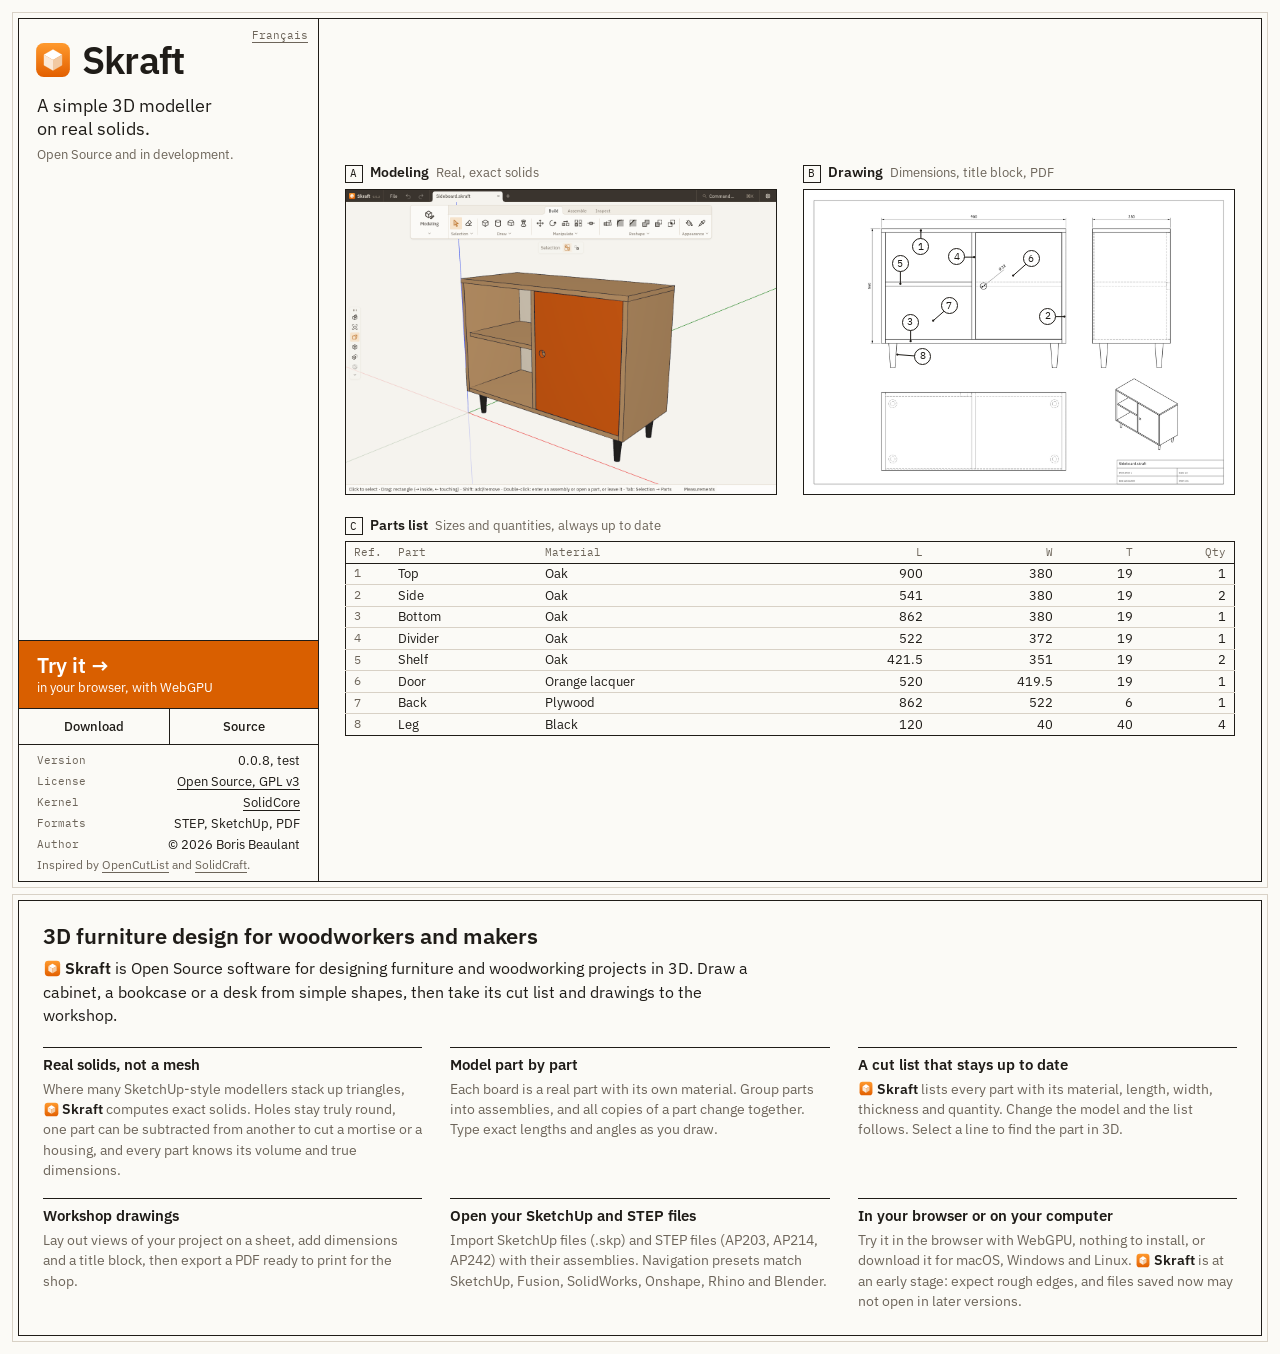
<file: index.html>
<!doctype html>
<html lang="en">
<head>
  <meta charset="utf-8">
  <script>
    (function () {
      var chosen;
      try { chosen = localStorage.getItem("lang"); } catch (e) {}
      if (chosen === "fr") { location.replace("/fr/"); return; }
      if (chosen === "en" || document.referrer.indexOf(location.origin + "/") === 0) return;
      var langs = navigator.languages || [navigator.language || ""];
      for (var i = 0; i < langs.length; i++) {
        if (/^fr\b/i.test(langs[i])) { location.replace("/fr/"); return; }
        if (/^en\b/i.test(langs[i])) return;
      }
    })();
  </script>
  <meta name="viewport" content="width=device-width, initial-scale=1">
  <title>Skraft: 3D furniture design software for woodworkers</title>
  <meta name="description" content="Design furniture in 3D, then get its cut list and workshop drawings. Open Source software for woodworkers, in your browser or on your computer.">
  <link rel="canonical" href="https://skraft.app/">
  <link rel="alternate" hreflang="en" href="https://skraft.app/">
  <link rel="alternate" hreflang="fr" href="https://skraft.app/fr/">
  <link rel="alternate" hreflang="x-default" href="https://skraft.app/">
  <link rel="icon" type="image/svg+xml" href="/assets/logo.svg">
  <link rel="apple-touch-icon" href="/assets/apple-touch-icon.png">
  <link rel="stylesheet" href="/style.css?v=5">
  <meta property="og:title" content="Skraft: 3D furniture design software for woodworkers">
  <meta property="og:description" content="Design furniture in 3D, then get its cut list and workshop drawings. Open Source software for woodworkers, in your browser or on your computer.">
  <meta property="og:type" content="website">
  <meta property="og:url" content="https://skraft.app/">
  <meta property="og:image" content="https://skraft.app/assets/og-en.png">
  <meta property="og:image:width" content="1200">
  <meta property="og:image:height" content="630">
  <meta property="og:image:alt" content="Skraft, 3D furniture design software: a small oak sideboard modelled in Skraft.">
  <meta property="og:site_name" content="Skraft">
  <meta property="og:locale" content="en_US">
  <meta property="og:locale:alternate" content="fr_FR">
  <meta name="twitter:card" content="summary_large_image">
  <script type="application/ld+json">
    {
      "@context": "https://schema.org",
      "@graph": [
        {
          "@type": "SoftwareApplication",
          "name": "Skraft",
          "url": "https://skraft.app/",
          "description": "Design furniture in 3D, then get its cut list and workshop drawings. Open Source software for woodworkers, in your browser or on your computer.",
          "applicationCategory": "DesignApplication",
          "operatingSystem": "macOS, Windows, Linux, Web browser",
          "softwareVersion": "0.0.8",
          "inLanguage": "en",
          "image": "https://skraft.app/assets/og-en.png",
          "downloadUrl": "https://github.com/skraft-app/skraft/releases/latest",
          "license": "https://www.gnu.org/licenses/gpl-3.0.html",
          "author": {
            "@type": "Person",
            "name": "Boris Beaulant"
          },
          "sameAs": [
            "https://github.com/skraft-app/skraft"
          ]
        },
        {
          "@type": "WebSite",
          "name": "Skraft",
          "url": "https://skraft.app/"
        }
      ]
    }
  </script>
</head>
<body>
  <main>
    <div class="sheet">
      <div class="board">
        <div class="views">
          <figure class="view">
            <figcaption><b>A</b> Modeling <span>Real, exact solids</span></figcaption>
            <div class="plate model"><img src="/assets/modeling-en.png" width="1216" height="860" alt="A small oak sideboard with an orange door, modelled in Skraft's Modeling workspace."><div aria-hidden="true"><i class="mark m1" style="left:50.00%;top:30.20%"></i><i class="mark m2" style="left:70.65%;top:56.11%"></i><i class="mark m3" style="left:36.69%;top:67.66%"></i><i class="mark m4" style="left:43.48%;top:45.69%"></i><i class="mark m5" style="left:36.60%;top:48.71%"></i><i class="mark m6" style="left:53.22%;top:56.26%"></i><i class="mark m7" style="left:40.97%;top:34.72%"></i><i class="mark m8" style="left:63.09%;top:86.00%"></i></div></div>
          </figure>
          <figure class="view">
            <figcaption><b>B</b> Drawing <span>Dimensions, title block, PDF</span></figcaption>
            <div class="plate paper"><img src="/assets/drawing-en.png" width="1400" height="990" alt="The sideboard's drawing made in Skraft: front, side, top and perspective views with dimensions and a title block."><svg viewBox="0 0 420 297" aria-hidden="true"><g class="l1"><line x1="114.0" y1="55.5" x2="114.0" y2="39.5"/><circle cx="114.0" cy="39.5" r="1.1"/></g><g class="l2"><line x1="238.0" y1="123.5" x2="254.0" y2="123.5"/><circle cx="254.0" cy="123.5" r="1.1"/></g><g class="l3"><line x1="104.0" y1="129.5" x2="104.0" y2="147.5"/><circle cx="104.0" cy="147.5" r="1.1"/></g><g class="l4"><line x1="149.0" y1="65.5" x2="166.0" y2="65.5"/><circle cx="166.0" cy="65.5" r="1.1"/></g><g class="l5"><line x1="94.0" y1="72.5" x2="94.0" y2="91.5"/><circle cx="94.0" cy="91.5" r="1.1"/></g><g class="l6"><line x1="222.0" y1="67.5" x2="204.0" y2="83.5"/><circle cx="204.0" cy="83.5" r="1.1"/></g><g class="l7"><line x1="142.0" y1="113.5" x2="126.0" y2="127.5"/><circle cx="126.0" cy="127.5" r="1.1"/></g><g class="l8"><line x1="116.0" y1="162.5" x2="91.0" y2="160.5"/><circle cx="91.0" cy="160.5" r="1.1"/></g></svg><div aria-hidden="true"><span class="balloon b1" style="left:27.14%;top:18.69%">1</span><span class="balloon b2" style="left:56.67%;top:41.58%">2</span><span class="balloon b3" style="left:24.76%;top:43.60%">3</span><span class="balloon b4" style="left:35.48%;top:22.05%">4</span><span class="balloon b5" style="left:22.38%;top:24.41%">5</span><span class="balloon b6" style="left:52.86%;top:22.73%">6</span><span class="balloon b7" style="left:33.81%;top:38.22%">7</span><span class="balloon b8" style="left:27.62%;top:54.71%">8</span></div></div>
          </figure>
        </div>
        <section class="view list">
          <h2><b>C</b> Parts list <span>Sizes and quantities, always up to date</span></h2>
          <table>
            <thead><tr><th scope="col">Ref.</th><th scope="col">Part</th><th scope="col" class="mat">Material</th><th scope="col">L</th><th scope="col">W</th><th scope="col">T</th><th scope="col">Qty</th></tr></thead>
            <tbody>
              <tr class="r1"><td>1</td><th scope="row">Top</th><td class="mat">Oak</td><td>900</td><td>380</td><td>19</td><td>1</td></tr>
              <tr class="r2"><td>2</td><th scope="row">Side</th><td class="mat">Oak</td><td>541</td><td>380</td><td>19</td><td>2</td></tr>
              <tr class="r3"><td>3</td><th scope="row">Bottom</th><td class="mat">Oak</td><td>862</td><td>380</td><td>19</td><td>1</td></tr>
              <tr class="r4"><td>4</td><th scope="row">Divider</th><td class="mat">Oak</td><td>522</td><td>372</td><td>19</td><td>1</td></tr>
              <tr class="r5"><td>5</td><th scope="row">Shelf</th><td class="mat">Oak</td><td>421.5</td><td>351</td><td>19</td><td>2</td></tr>
              <tr class="r6"><td>6</td><th scope="row">Door</th><td class="mat">Orange lacquer</td><td>520</td><td>419.5</td><td>19</td><td>1</td></tr>
              <tr class="r7"><td>7</td><th scope="row">Back</th><td class="mat">Plywood</td><td>862</td><td>522</td><td>6</td><td>1</td></tr>
              <tr class="r8"><td>8</td><th scope="row">Leg</th><td class="mat">Black</td><td>120</td><td>40</td><td>40</td><td>4</td></tr>
            </tbody>
          </table>
        </section>
      </div>
      <aside>
        <header class="name">
          <a class="lang" href="/fr/" hreflang="fr" lang="fr" onclick="try{localStorage.setItem('lang','fr')}catch(e){}">Français</a>
          <h1><span class="brand"><img src="/assets/logo.svg" alt="" width="42" height="42">Skraft</span> <span class="tag">A simple 3D modeller <br>on real solids.</span></h1>
          <p class="status">Open Source and in development.</p>
        </header>
        <div class="block">
          <a class="try" href="https://try.skraft.app"><strong>Try it <span aria-hidden="true">→</span></strong><small>in your browser, with WebGPU</small></a>
          <nav aria-label="Links">
            <a href="https://github.com/skraft-app/skraft/releases/latest">Download</a>
            <a href="https://github.com/skraft-app/skraft">Source</a>
          </nav>
          <dl>
            <div><dt>Version</dt><dd>0.0.8, test</dd></div>
            <div><dt>License</dt><dd><a href="https://github.com/skraft-app/skraft/blob/main/LICENSE">Open Source, GPL v3</a></dd></div>
            <div><dt>Kernel</dt><dd><a href="https://github.com/tangency-labs/solidcore">SolidCore</a></dd></div>
            <div><dt>Formats</dt><dd>STEP, SketchUp, PDF</dd></div>
            <div><dt>Author</dt><dd>© 2026 Boris Beaulant</dd></div>
          </dl>
          <p class="credits">Inspired by <a href="https://opencutlist.org">OpenCutList</a> and <a href="https://solidcraft.io">SolidCraft</a>.</p>
        </div>
      </aside>
    </div>
    <section class="notes" aria-labelledby="notes-title">
      <h2 id="notes-title">3D furniture design for woodworkers and makers</h2>
      <p class="intro"><span class="sk"><img src="/assets/logo.svg" alt="" width="18" height="18">Skraft</span> is Open Source software for designing furniture and woodworking projects in 3D. Draw a cabinet, a bookcase or a desk from simple shapes, then take its cut list and drawings to the workshop.</p>
      <div class="features">
        <div><h3>Real solids, not a mesh</h3><p>Where many SketchUp-style modellers stack up triangles, <span class="sk"><img src="/assets/logo.svg" alt="" width="18" height="18">Skraft</span> computes exact solids. Holes stay truly round, one part can be subtracted from another to cut a mortise or a housing, and every part knows its volume and true dimensions.</p></div>
        <div><h3>Model part by part</h3><p>Each board is a real part with its own material. Group parts into assemblies, and all copies of a part change together. Type exact lengths and angles as you draw.</p></div>
        <div><h3>A cut list that stays up to date</h3><p><span class="sk"><img src="/assets/logo.svg" alt="" width="18" height="18">Skraft</span> lists every part with its material, length, width, thickness and quantity. Change the model and the list follows. Select a line to find the part in 3D.</p></div>
        <div><h3>Workshop drawings</h3><p>Lay out views of your project on a sheet, add dimensions and a title block, then export a PDF ready to print for the shop.</p></div>
        <div><h3>Open your SketchUp and STEP files</h3><p>Import SketchUp files (.skp) and STEP files (AP203, AP214, AP242) with their assemblies. Navigation presets match SketchUp, Fusion, SolidWorks, Onshape, Rhino and Blender.</p></div>
        <div><h3>In your browser or on your computer</h3><p>Try it in the browser with WebGPU, nothing to install, or download it for macOS, Windows and Linux. <span class="sk"><img src="/assets/logo.svg" alt="" width="18" height="18">Skraft</span> is at an early stage: expect rough edges, and files saved now may not open in later versions.</p></div>
      </div>
    </section>
  </main>
</body>
</html>
</file>
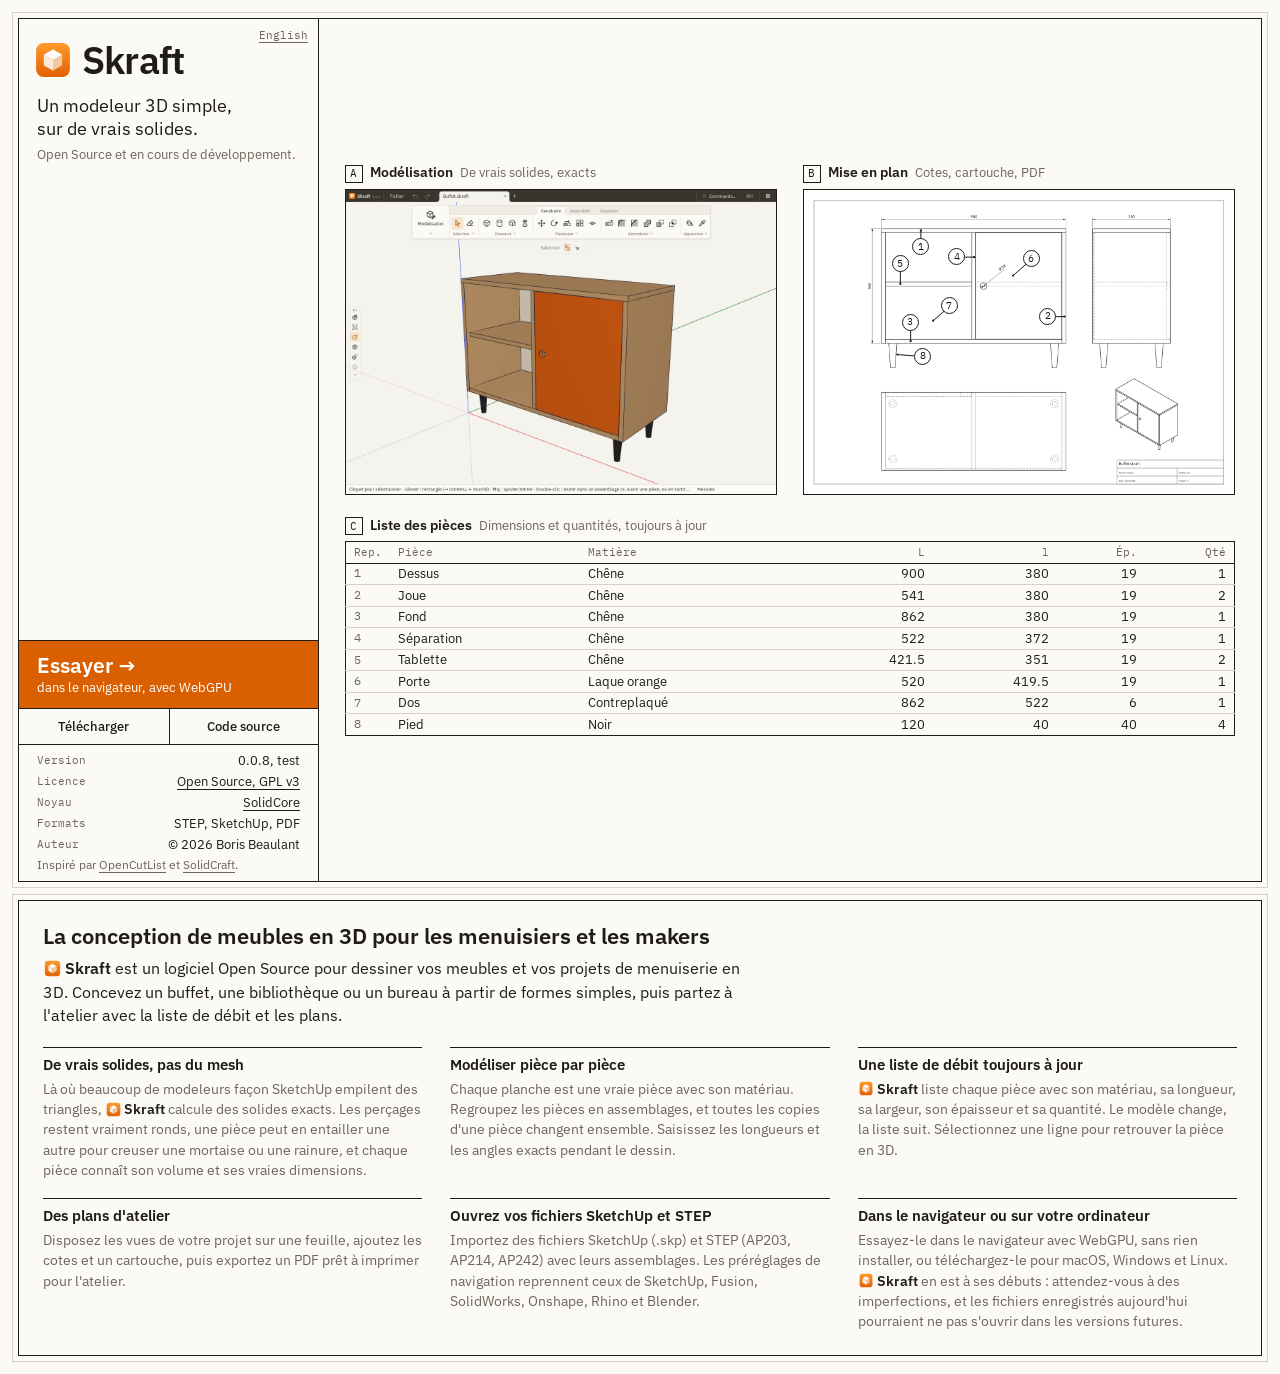
<file: fr/index.html>
<!doctype html>
<html lang="fr">
<head>
  <meta charset="utf-8">
  <meta name="viewport" content="width=device-width, initial-scale=1">
  <title>Skraft : logiciel 3D de conception de meubles</title>
  <meta name="description" content="Dessinez vos meubles en 3D, obtenez la liste de débit et les plans d'atelier. Logiciel Open Source pour le travail du bois.">
  <link rel="canonical" href="https://skraft.app/fr/">
  <link rel="alternate" hreflang="en" href="https://skraft.app/">
  <link rel="alternate" hreflang="fr" href="https://skraft.app/fr/">
  <link rel="alternate" hreflang="x-default" href="https://skraft.app/">
  <link rel="icon" type="image/svg+xml" href="/assets/logo.svg">
  <link rel="apple-touch-icon" href="/assets/apple-touch-icon.png">
  <link rel="stylesheet" href="/style.css?v=5">
  <meta property="og:title" content="Skraft : logiciel 3D de conception de meubles">
  <meta property="og:description" content="Dessinez vos meubles en 3D, obtenez la liste de débit et les plans d'atelier. Logiciel Open Source pour le travail du bois.">
  <meta property="og:type" content="website">
  <meta property="og:url" content="https://skraft.app/fr/">
  <meta property="og:image" content="https://skraft.app/assets/og-fr.png">
  <meta property="og:image:width" content="1200">
  <meta property="og:image:height" content="630">
  <meta property="og:image:alt" content="Skraft, logiciel 3D de conception de meubles : un petit buffet en chêne modélisé dans Skraft.">
  <meta property="og:site_name" content="Skraft">
  <meta property="og:locale" content="fr_FR">
  <meta property="og:locale:alternate" content="en_US">
  <meta name="twitter:card" content="summary_large_image">
  <script type="application/ld+json">
    {
      "@context": "https://schema.org",
      "@graph": [
        {
          "@type": "SoftwareApplication",
          "name": "Skraft",
          "url": "https://skraft.app/fr/",
          "description": "Dessinez vos meubles en 3D, obtenez la liste de débit et les plans d'atelier. Logiciel Open Source pour le travail du bois.",
          "applicationCategory": "DesignApplication",
          "operatingSystem": "macOS, Windows, Linux, Web browser",
          "softwareVersion": "0.0.8",
          "inLanguage": "fr",
          "image": "https://skraft.app/assets/og-fr.png",
          "downloadUrl": "https://github.com/skraft-app/skraft/releases/latest",
          "license": "https://www.gnu.org/licenses/gpl-3.0.html",
          "author": {
            "@type": "Person",
            "name": "Boris Beaulant"
          },
          "sameAs": [
            "https://github.com/skraft-app/skraft"
          ]
        }
      ]
    }
  </script>
</head>
<body>
  <main>
    <div class="sheet">
      <div class="board">
        <div class="views">
          <figure class="view">
            <figcaption><b>A</b> Modélisation <span>De vrais solides, exacts</span></figcaption>
            <div class="plate model"><img src="/assets/modeling-fr.png" width="1216" height="860" alt="Un petit buffet en chêne à porte orange, modélisé dans l'espace Modélisation de Skraft."><div aria-hidden="true"><i class="mark m1" style="left:50.00%;top:30.20%"></i><i class="mark m2" style="left:70.65%;top:56.11%"></i><i class="mark m3" style="left:36.69%;top:67.66%"></i><i class="mark m4" style="left:43.48%;top:45.69%"></i><i class="mark m5" style="left:36.60%;top:48.71%"></i><i class="mark m6" style="left:53.22%;top:56.26%"></i><i class="mark m7" style="left:40.97%;top:34.72%"></i><i class="mark m8" style="left:63.09%;top:86.00%"></i></div></div>
          </figure>
          <figure class="view">
            <figcaption><b>B</b> Mise en plan <span>Cotes, cartouche, PDF</span></figcaption>
            <div class="plate paper"><img src="/assets/drawing-fr.png" width="1400" height="990" alt="La mise en plan du buffet faite dans Skraft : vues de face, de côté, de dessus et en perspective, avec cotes et cartouche."><svg viewBox="0 0 420 297" aria-hidden="true"><g class="l1"><line x1="114.0" y1="55.5" x2="114.0" y2="39.5"/><circle cx="114.0" cy="39.5" r="1.1"/></g><g class="l2"><line x1="238.0" y1="123.5" x2="254.0" y2="123.5"/><circle cx="254.0" cy="123.5" r="1.1"/></g><g class="l3"><line x1="104.0" y1="129.5" x2="104.0" y2="147.5"/><circle cx="104.0" cy="147.5" r="1.1"/></g><g class="l4"><line x1="149.0" y1="65.5" x2="166.0" y2="65.5"/><circle cx="166.0" cy="65.5" r="1.1"/></g><g class="l5"><line x1="94.0" y1="72.5" x2="94.0" y2="91.5"/><circle cx="94.0" cy="91.5" r="1.1"/></g><g class="l6"><line x1="222.0" y1="67.5" x2="204.0" y2="83.5"/><circle cx="204.0" cy="83.5" r="1.1"/></g><g class="l7"><line x1="142.0" y1="113.5" x2="126.0" y2="127.5"/><circle cx="126.0" cy="127.5" r="1.1"/></g><g class="l8"><line x1="116.0" y1="162.5" x2="91.0" y2="160.5"/><circle cx="91.0" cy="160.5" r="1.1"/></g></svg><div aria-hidden="true"><span class="balloon b1" style="left:27.14%;top:18.69%">1</span><span class="balloon b2" style="left:56.67%;top:41.58%">2</span><span class="balloon b3" style="left:24.76%;top:43.60%">3</span><span class="balloon b4" style="left:35.48%;top:22.05%">4</span><span class="balloon b5" style="left:22.38%;top:24.41%">5</span><span class="balloon b6" style="left:52.86%;top:22.73%">6</span><span class="balloon b7" style="left:33.81%;top:38.22%">7</span><span class="balloon b8" style="left:27.62%;top:54.71%">8</span></div></div>
          </figure>
        </div>
        <section class="view list">
          <h2><b>C</b> Liste des pièces <span>Dimensions et quantités, toujours à jour</span></h2>
          <table>
            <thead><tr><th scope="col">Rep.</th><th scope="col">Pièce</th><th scope="col" class="mat">Matière</th><th scope="col">L</th><th scope="col">l</th><th scope="col">Ép.</th><th scope="col">Qté</th></tr></thead>
            <tbody>
              <tr class="r1"><td>1</td><th scope="row">Dessus</th><td class="mat">Chêne</td><td>900</td><td>380</td><td>19</td><td>1</td></tr>
              <tr class="r2"><td>2</td><th scope="row">Joue</th><td class="mat">Chêne</td><td>541</td><td>380</td><td>19</td><td>2</td></tr>
              <tr class="r3"><td>3</td><th scope="row">Fond</th><td class="mat">Chêne</td><td>862</td><td>380</td><td>19</td><td>1</td></tr>
              <tr class="r4"><td>4</td><th scope="row">Séparation</th><td class="mat">Chêne</td><td>522</td><td>372</td><td>19</td><td>1</td></tr>
              <tr class="r5"><td>5</td><th scope="row">Tablette</th><td class="mat">Chêne</td><td>421.5</td><td>351</td><td>19</td><td>2</td></tr>
              <tr class="r6"><td>6</td><th scope="row">Porte</th><td class="mat">Laque orange</td><td>520</td><td>419.5</td><td>19</td><td>1</td></tr>
              <tr class="r7"><td>7</td><th scope="row">Dos</th><td class="mat">Contreplaqué</td><td>862</td><td>522</td><td>6</td><td>1</td></tr>
              <tr class="r8"><td>8</td><th scope="row">Pied</th><td class="mat">Noir</td><td>120</td><td>40</td><td>40</td><td>4</td></tr>
            </tbody>
          </table>
        </section>
      </div>
      <aside>
        <header class="name">
          <a class="lang" href="/" hreflang="en" lang="en" onclick="try{localStorage.setItem('lang','en')}catch(e){}">English</a>
          <h1><span class="brand"><img src="/assets/logo.svg" alt="" width="42" height="42">Skraft</span> <span class="tag">Un modeleur 3D simple, <br>sur de vrais solides.</span></h1>
          <p class="status">Open Source et en cours de développement.</p>
        </header>
        <div class="block">
          <a class="try" href="https://try.skraft.app"><strong>Essayer <span aria-hidden="true">→</span></strong><small>dans le navigateur, avec WebGPU</small></a>
          <nav aria-label="Liens">
            <a href="https://github.com/skraft-app/skraft/releases/latest">Télécharger</a>
            <a href="https://github.com/skraft-app/skraft">Code source</a>
          </nav>
          <dl>
            <div><dt>Version</dt><dd>0.0.8, test</dd></div>
            <div><dt>Licence</dt><dd><a href="https://github.com/skraft-app/skraft/blob/main/LICENSE">Open Source, GPL v3</a></dd></div>
            <div><dt>Noyau</dt><dd><a href="https://github.com/tangency-labs/solidcore">SolidCore</a></dd></div>
            <div><dt>Formats</dt><dd>STEP, SketchUp, PDF</dd></div>
            <div><dt>Auteur</dt><dd>© 2026 Boris Beaulant</dd></div>
          </dl>
          <p class="credits">Inspiré par <a href="https://opencutlist.org">OpenCutList</a> et <a href="https://solidcraft.io">SolidCraft</a>.</p>
        </div>
      </aside>
    </div>
    <section class="notes" aria-labelledby="notes-title">
      <h2 id="notes-title">La conception de meubles en 3D pour les menuisiers et les makers</h2>
      <p class="intro"><span class="sk"><img src="/assets/logo.svg" alt="" width="18" height="18">Skraft</span> est un logiciel Open Source pour dessiner vos meubles et vos projets de menuiserie en 3D. Concevez un buffet, une bibliothèque ou un bureau à partir de formes simples, puis partez à l'atelier avec la liste de débit et les plans.</p>
      <div class="features">
        <div><h3>De vrais solides, pas du mesh</h3><p>Là où beaucoup de modeleurs façon SketchUp empilent des triangles, <span class="sk"><img src="/assets/logo.svg" alt="" width="18" height="18">Skraft</span> calcule des solides exacts. Les perçages restent vraiment ronds, une pièce peut en entailler une autre pour creuser une mortaise ou une rainure, et chaque pièce connaît son volume et ses vraies dimensions.</p></div>
        <div><h3>Modéliser pièce par pièce</h3><p>Chaque planche est une vraie pièce avec son matériau. Regroupez les pièces en assemblages, et toutes les copies d'une pièce changent ensemble. Saisissez les longueurs et les angles exacts pendant le dessin.</p></div>
        <div><h3>Une liste de débit toujours à jour</h3><p><span class="sk"><img src="/assets/logo.svg" alt="" width="18" height="18">Skraft</span> liste chaque pièce avec son matériau, sa longueur, sa largeur, son épaisseur et sa quantité. Le modèle change, la liste suit. Sélectionnez une ligne pour retrouver la pièce en 3D.</p></div>
        <div><h3>Des plans d'atelier</h3><p>Disposez les vues de votre projet sur une feuille, ajoutez les cotes et un cartouche, puis exportez un PDF prêt à imprimer pour l'atelier.</p></div>
        <div><h3>Ouvrez vos fichiers SketchUp et STEP</h3><p>Importez des fichiers SketchUp (.skp) et STEP (AP203, AP214, AP242) avec leurs assemblages. Les préréglages de navigation reprennent ceux de SketchUp, Fusion, SolidWorks, Onshape, Rhino et Blender.</p></div>
        <div><h3>Dans le navigateur ou sur votre ordinateur</h3><p>Essayez-le dans le navigateur avec WebGPU, sans rien installer, ou téléchargez-le pour macOS, Windows et Linux. <span class="sk"><img src="/assets/logo.svg" alt="" width="18" height="18">Skraft</span> en est à ses débuts : attendez-vous à des imperfections, et les fichiers enregistrés aujourd'hui pourraient ne pas s'ouvrir dans les versions futures.</p></div>
      </div>
    </section>
  </main>
</body>
</html>
</file>
<file: style.css>
@font-face {
  font-family: "IBM Plex Sans";
  src: url("/assets/IBMPlexSans-Variable.woff2") format("woff2");
  font-weight: 100 700;
  font-stretch: 75% 100%;
  font-display: swap;
}
@font-face {
  font-family: "IBM Plex Mono";
  src: url("/assets/IBMPlexMono-Regular.woff2") format("woff2");
  font-display: swap;
}

:root {
  color-scheme: light dark;
  --paper: #fbfaf6;
  --ink: #1f1c18;
  --soft: #6d655a;
  --rule: #1f1c18;
  --hair: #d8d1c6;
  --accent: #d95f00;
  --on-accent: #ffffff;
  --mono: "IBM Plex Mono", ui-monospace, Menlo, monospace;
}
@media (prefers-color-scheme: dark) {
  :root {
    --paper: #171614;
    --ink: #f2ede4;
    --soft: #a99f91;
    --rule: #f2ede4;
    --hair: #3d3831;
    --accent: #ff8a1f;
    --on-accent: #171614;
  }
}

* { box-sizing: border-box; }
html, body { margin: 0; min-height: 100%; }
body {
  padding: 12px;
  background: var(--paper);
  color: var(--ink);
  font: 400 15px/1.35 "IBM Plex Sans", system-ui, -apple-system, "Segoe UI", sans-serif;
  -webkit-text-size-adjust: 100%;
}
a { color: inherit; text-underline-offset: 3px; }
a:hover { color: var(--accent); }
:focus-visible { outline: 2px solid var(--accent); outline-offset: 2px; }
img { display: block; }
h1, h2, p, dl, dd, figure { margin: 0; }

/* The sheet: its frame, the board of views, the column of the title block. */
.sheet {
  display: grid;
  grid-template-columns: 300px minmax(0, 1fr);
  width: calc(100% - 12px);
  height: calc(100vh - 36px);
  height: calc(100svh - 36px);
  min-height: 590px;
  margin: 6px;
  border: 1.5px solid var(--rule);
  outline: 1px solid var(--hair);
  outline-offset: 5px;
}
.board {
  display: flex;
  flex-direction: column;
  justify-content: center;
  align-items: center;
  gap: clamp(12px, 2.4vh, 26px);
  min-width: 0;
  padding: 14px clamp(14px, 2vw, 30px);
}
.views {
  display: grid;
  grid-template-columns: 1fr 1fr;
  gap: clamp(14px, 2vw, 28px);
  width: min(100%, calc((100vh - 372px) * 2.86));
  width: min(100%, calc((100svh - 372px) * 2.86));
}
.view { min-width: 0; }
.list { width: min(100%, calc((100vh - 372px) * 2.86)); width: min(100%, calc((100svh - 372px) * 2.86)); min-width: min(100%, 560px); }
figcaption, h2 {
  display: flex;
  align-items: baseline;
  gap: 7px;
  margin-bottom: 6px;
  font-size: 14px;
  font-weight: 600;
  line-height: 1.2;
  white-space: nowrap;
}
figcaption b, h2 b {
  display: inline-grid;
  place-items: center;
  width: 18px;
  height: 18px;
  border: 1px solid var(--rule);
  font: 11px/1 var(--mono);
}
figcaption span, h2 span { overflow: hidden; color: var(--soft); font-size: 12.5px; font-weight: 400; text-overflow: ellipsis; }

.plate { position: relative; overflow: hidden; border: 1px solid var(--rule); }
.plate img { width: 100%; height: auto; }
.plate svg { position: absolute; inset: 0; width: 100%; height: 100%; }
.plate line { stroke-width: 1; vector-effect: non-scaling-stroke; }
.plate svg g { fill: #1f1c18; stroke: #1f1c18; transition: stroke .12s, fill .12s; }
.plate svg circle { stroke: none; }
.balloon {
  position: absolute;
  display: grid;
  place-items: center;
  width: 17px;
  height: 17px;
  margin: -8.5px 0 0 -8.5px;
  border: 1px solid #1f1c18;
  border-radius: 50%;
  background: #fff;
  color: #1f1c18;
  font: 10px/1 var(--mono);
  cursor: default;
  transition: background .12s, color .12s, border-color .12s;
}
.mark {
  position: absolute;
  width: 15px;
  height: 15px;
  border: 2px solid #fff;
  border-radius: 50%;
  background: #d95f00;
  box-shadow: 0 0 0 1px #1f1c18;
  opacity: 0;
  transform: translate(-50%, -50%) scale(.5);
  transition: opacity .12s, transform .12s;
}

table { width: 100%; border-collapse: collapse; border: 1px solid var(--rule); font-size: 13px; font-variant-numeric: tabular-nums; }
thead th { padding: 3px 8px; border-bottom: 1px solid var(--rule); color: var(--soft); font: 11px/1.3 var(--mono); text-align: right; }
tbody th, tbody td { padding: 1.5px 8px; border-top: 1px solid var(--hair); font-weight: 400; text-align: right; }
tbody tr:first-child > * { border-top: 0; }
th:nth-child(2), td.mat, th.mat { text-align: left; }
tbody td:first-child, thead th:first-child { width: 44px; text-align: left; }
tbody td:first-child { color: var(--soft); font: 11.5px/1.3 var(--mono); }
tbody tr { transition: color .12s; }
tbody tr:hover { color: var(--accent); }
tbody tr:hover td:first-child { color: inherit; }

aside {
  display: flex;
  flex-direction: column;
  justify-content: space-between;
  order: -1;
  min-height: 0;
  border-right: 1.5px solid var(--rule);
}
.name { position: relative; padding: 20px 18px; }
.lang { position: absolute; top: 8px; right: 10px; color: var(--soft); font: 11px/1.5 var(--mono); }
h1 { font-size: 38px; font-weight: 600; line-height: 1; }
.brand { display: flex; align-items: center; gap: 8px; margin-left: -5px; letter-spacing: -.02em; }
.tag { display: block; margin-top: 13px; font-size: 18px; font-weight: 400; line-height: 1.28; }
.name p { margin-top: 13px; font-size: 18px; line-height: 1.28; }
.name .status { margin-top: 6px; color: var(--soft); font-size: 12.5px; }

.block { border-top: 1.5px solid var(--rule); }
.try { display: block; padding: 13px 18px 12px; background: var(--accent); color: var(--on-accent); text-decoration: none; }
.try:hover { color: var(--on-accent); filter: brightness(.93); }
.try strong { display: block; font-size: 21px; font-weight: 600; line-height: 1.1; }
.try small { display: block; margin-top: 2px; font-size: 12.5px; }
.block nav { display: grid; grid-template-columns: repeat(2, 1fr); border-top: 1px solid var(--rule); border-bottom: 1px solid var(--rule); }
.block nav a { padding: 9px 4px; border-left: 1px solid var(--rule); font-size: 13px; font-weight: 500; text-align: center; text-decoration: none; white-space: nowrap; }
.block nav a:first-child { border-left: 0; }
.block nav a:hover { background: var(--ink); color: var(--paper); }
dl { padding: 5px 18px 3px; font-size: 12.5px; }
dl div { display: flex; justify-content: space-between; gap: 12px; padding: 2px 0; }
dt { color: var(--soft); font: 11px/1.5 var(--mono); }
dd { text-align: right; }
.credits { padding: 0 18px 8px; color: var(--soft); font-size: 11.5px; }

/* Below the sheet: what Skraft is, in words. */
.notes { width: calc(100% - 12px); margin: 18px 6px 6px; padding: 22px 24px 24px; border: 1.5px solid var(--rule); outline: 1px solid var(--hair); outline-offset: 5px; }
.notes h2 { display: block; margin-bottom: 8px; font-size: 22px; font-weight: 600; line-height: 1.2; white-space: normal; }
.notes p { line-height: 1.45; }
.sk { color: var(--ink); font-weight: 600; white-space: nowrap; }
.sk img { display: inline-block; width: 1.2em; height: 1.2em; margin-right: .15em; vertical-align: -.25em; }
.intro { max-width: 72ch; font-size: 16px; }
.features { display: grid; grid-template-columns: repeat(3, minmax(0, 1fr)); gap: 18px 28px; margin-top: 20px; }
.features div { padding-top: 8px; border-top: 1px solid var(--rule); }
.features h3 { margin: 0 0 4px; font-size: 15px; font-weight: 600; line-height: 1.25; }
.features p { color: var(--soft); font-size: 14px; }

/* Narrow: the name, the model at once, the action, then the other views. */
@media (max-width: 960px) {
  body { padding: 8px; }
  .sheet { display: flex; flex-direction: column; width: calc(100% - 10px); height: auto; min-height: calc(100svh - 28px); margin: 5px; outline-offset: 4px; }
  aside, .board, .views { display: contents; }
  .name { order: 1; padding: 15px 14px 11px; }
  h1 { font-size: 30px; }
  h1 img { width: 34px; height: 34px; }
  .tag { margin-top: 7px; }
  .tag br { display: none; }
  .view { order: 4; padding: 12px 12px 0; }
  .view:first-child { order: 2; padding-top: 0; }
  .block { order: 3; margin-top: 12px; }
  .list { order: 5; width: auto; min-width: 0; padding-bottom: 12px; }
  .notes { width: calc(100% - 10px); margin: 16px 5px 5px; padding: 16px 14px; outline-offset: 4px; }
  .features { grid-template-columns: repeat(2, minmax(0, 1fr)); }
}
@media (max-width: 520px) {
  .features { grid-template-columns: minmax(0, 1fr); }
  .mat { display: none; }
  tbody th, tbody td { padding-block: 4px; }
  .balloon { width: 15px; height: 15px; margin: -7.5px 0 0 -7.5px; font-size: 9px; }
}
@media (prefers-reduced-motion: reduce) {
  * { transition: none !important; }
}

.sheet:has(.r1:hover) .m1, .sheet:has(.b1:hover) .m1 { opacity: 1; transform: translate(-50%, -50%) scale(1); }
.sheet:has(.r1:hover) .b1, .sheet:has(.b1:hover) .b1 { background: var(--accent); border-color: var(--accent); color: #fff; }
.sheet:has(.r1:hover) .l1, .sheet:has(.b1:hover) .l1 { stroke: var(--accent); fill: var(--accent); }
.sheet:has(.b1:hover) .r1 { color: var(--accent); }
.sheet:has(.r2:hover) .m2, .sheet:has(.b2:hover) .m2 { opacity: 1; transform: translate(-50%, -50%) scale(1); }
.sheet:has(.r2:hover) .b2, .sheet:has(.b2:hover) .b2 { background: var(--accent); border-color: var(--accent); color: #fff; }
.sheet:has(.r2:hover) .l2, .sheet:has(.b2:hover) .l2 { stroke: var(--accent); fill: var(--accent); }
.sheet:has(.b2:hover) .r2 { color: var(--accent); }
.sheet:has(.r3:hover) .m3, .sheet:has(.b3:hover) .m3 { opacity: 1; transform: translate(-50%, -50%) scale(1); }
.sheet:has(.r3:hover) .b3, .sheet:has(.b3:hover) .b3 { background: var(--accent); border-color: var(--accent); color: #fff; }
.sheet:has(.r3:hover) .l3, .sheet:has(.b3:hover) .l3 { stroke: var(--accent); fill: var(--accent); }
.sheet:has(.b3:hover) .r3 { color: var(--accent); }
.sheet:has(.r4:hover) .m4, .sheet:has(.b4:hover) .m4 { opacity: 1; transform: translate(-50%, -50%) scale(1); }
.sheet:has(.r4:hover) .b4, .sheet:has(.b4:hover) .b4 { background: var(--accent); border-color: var(--accent); color: #fff; }
.sheet:has(.r4:hover) .l4, .sheet:has(.b4:hover) .l4 { stroke: var(--accent); fill: var(--accent); }
.sheet:has(.b4:hover) .r4 { color: var(--accent); }
.sheet:has(.r5:hover) .m5, .sheet:has(.b5:hover) .m5 { opacity: 1; transform: translate(-50%, -50%) scale(1); }
.sheet:has(.r5:hover) .b5, .sheet:has(.b5:hover) .b5 { background: var(--accent); border-color: var(--accent); color: #fff; }
.sheet:has(.r5:hover) .l5, .sheet:has(.b5:hover) .l5 { stroke: var(--accent); fill: var(--accent); }
.sheet:has(.b5:hover) .r5 { color: var(--accent); }
.sheet:has(.r6:hover) .m6, .sheet:has(.b6:hover) .m6 { opacity: 1; transform: translate(-50%, -50%) scale(1); }
.sheet:has(.r6:hover) .b6, .sheet:has(.b6:hover) .b6 { background: var(--accent); border-color: var(--accent); color: #fff; }
.sheet:has(.r6:hover) .l6, .sheet:has(.b6:hover) .l6 { stroke: var(--accent); fill: var(--accent); }
.sheet:has(.b6:hover) .r6 { color: var(--accent); }
.sheet:has(.r7:hover) .m7, .sheet:has(.b7:hover) .m7 { opacity: 1; transform: translate(-50%, -50%) scale(1); }
.sheet:has(.r7:hover) .b7, .sheet:has(.b7:hover) .b7 { background: var(--accent); border-color: var(--accent); color: #fff; }
.sheet:has(.r7:hover) .l7, .sheet:has(.b7:hover) .l7 { stroke: var(--accent); fill: var(--accent); }
.sheet:has(.b7:hover) .r7 { color: var(--accent); }
.sheet:has(.r8:hover) .m8, .sheet:has(.b8:hover) .m8 { opacity: 1; transform: translate(-50%, -50%) scale(1); }
.sheet:has(.r8:hover) .b8, .sheet:has(.b8:hover) .b8 { background: var(--accent); border-color: var(--accent); color: #fff; }
.sheet:has(.r8:hover) .l8, .sheet:has(.b8:hover) .l8 { stroke: var(--accent); fill: var(--accent); }
.sheet:has(.b8:hover) .r8 { color: var(--accent); }
</file>
